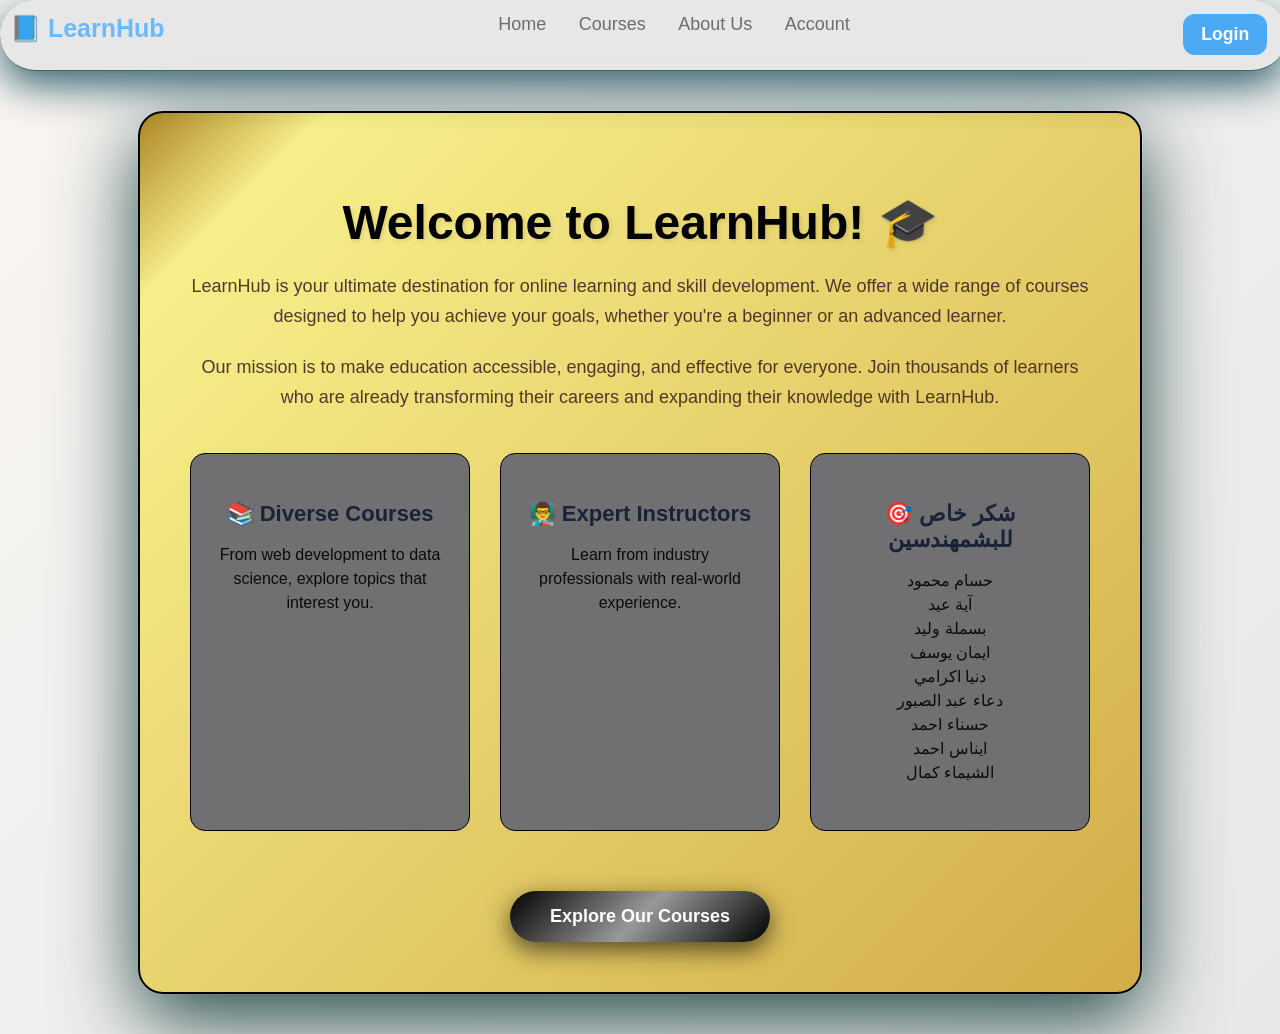
<file: about.html>
<!DOCTYPE html>
<html>
<head>
    <meta charset="UTF-8">
    <meta name="viewport" content="width=device-width, initial-scale=1.0">
    <title>About Us</title>
    <link rel="stylesheet" href="about.css">
</head>
<body>
<nav class="navbar">
        <div class="logo" style="grid-area: loggo;">
         📘 LearnHub
        </div>

         <ul class="nav-links" style="grid-area: links;">
             <a href="index.html">Home</a>
             <a href="courses.html">Courses</a>
             <a href="about.html">About Us</a>
             <a href="account.html" class="acc">Account</a>
        </ul>

  <div class="navbar-actions" style="grid-area: btn;">
    <a id="loginLink" href="logs/login.html"><button class="login-btn">Login</button></a>
    <button id="logoutBtn" class="logout-btn">Logout</button>
  </div>
</nav>

<div class="about-card">
    <div class="card-content">
        <h1>Welcome to LearnHub! 🎓</h1>
        <p>LearnHub is your ultimate destination for online learning and skill development. We offer a wide range of courses designed to help you achieve your goals, whether you're a beginner or an advanced learner.</p>
        <p>Our mission is to make education accessible, engaging, and effective for everyone. Join thousands of learners who are already transforming their careers and expanding their knowledge with LearnHub.</p>
        <div class="card-features">
            <div class="feature">
                <h3>📚 Diverse Courses</h3>
                <p>From web development to data science, explore topics that interest you.</p>
            </div>
            <div class="feature">
                <h3>👨‍🏫 Expert Instructors</h3>
                <p>Learn from industry professionals with real-world experience.</p>
            </div>
            <div class="feature">
                <h3>🎯 شكر خاص للبشمهندسين</h3>
                <p>حسام محمود <br>آية عيد <br> بسملة وليد <br> ايمان يوسف <br> دنيا اكرامي<br>دعاء عبد الصبور<br>حسناء احمد<br>ايناس احمد<br>الشيماء كمال  </p>
            </div>
        </div>
        <a href="courses.html" class="explore-btn">Explore Our Courses</a>
    </div>
</div>

<script src="account.js"></script>
</body>
</html>
</file>
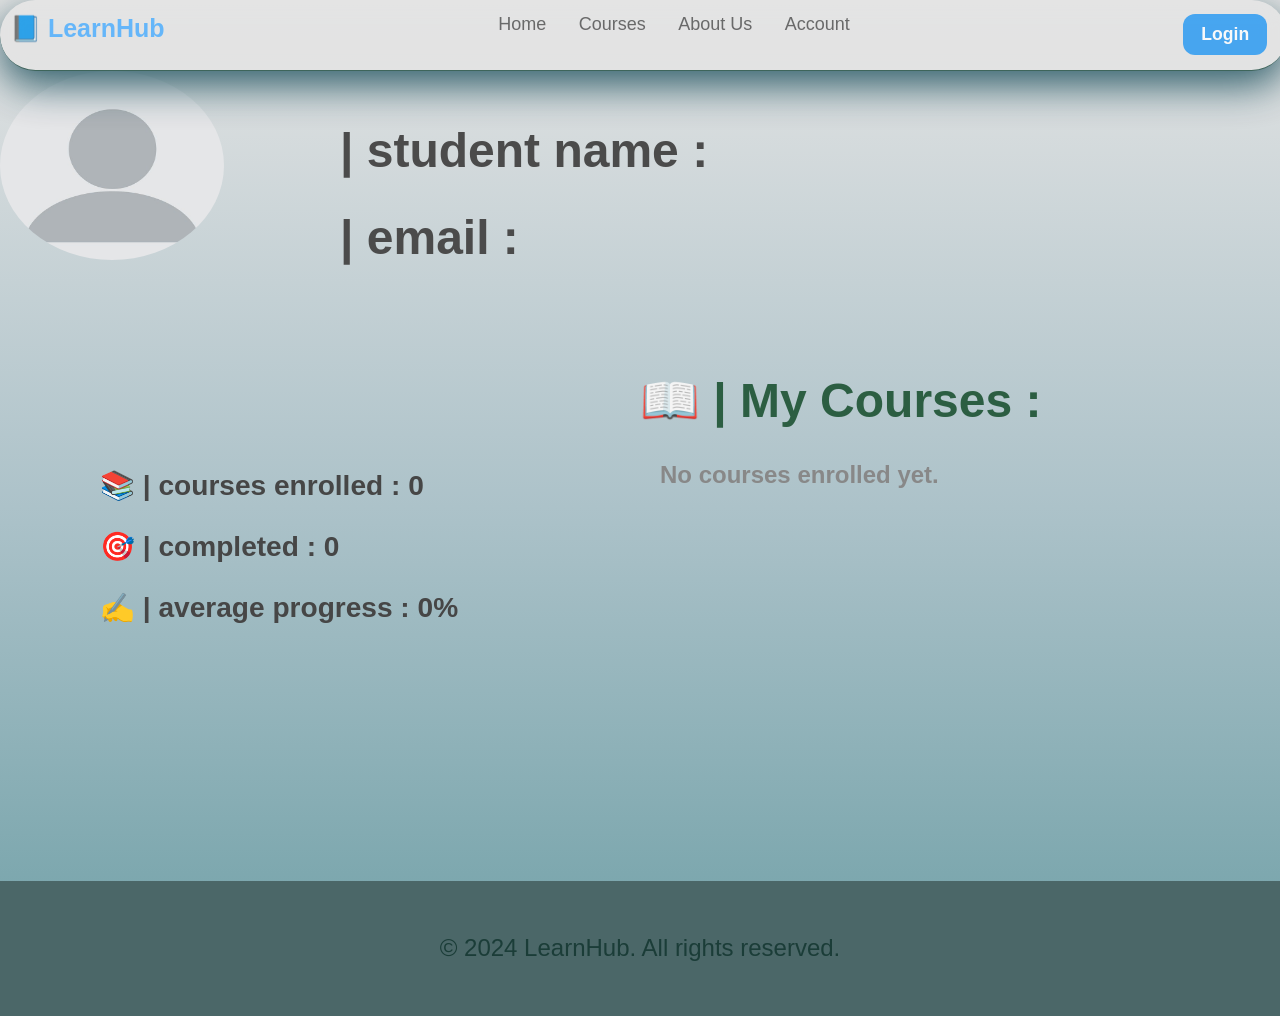
<file: account.html>
<html>
<head>
    <title>profile page 🔒</title>
    <link rel="stylesheet" href="account.css">
</head>
<body>
    <nav class="navbar">
        <div class="logo" style="grid-area: loggo;">
         📘 LearnHub
        </div>

         <ul class="nav-links" style="grid-area: links;">
             <a href="index.html">Home</a>
             <a href="courses.html">Courses</a>
             <a href="about.html">About Us</a>
             <a href="account.html" class="acc">Account</a>
        </ul>

  <div class="navbar-actions" style="grid-area: btn;">
    <a id="loginLink" href="logs/login.html"><button class="login-btn">Login</button></a>
    <button id="logoutBtn" class="logout-btn">Logout</button>
  </div>
</nav>
<div class="bodyy"> 
    <div style="grid-area: img;">
        <img id="pic" src="propic.png" alt="profile picture"   >
    </div>
    <div id="essentialinfo" style="grid-area: essentialinfo;">
        <h1>
            | student name : <span id="studentName"></span>
        </h1>
        <h1>
             | email : <span id="studentEmail" ></span>
        </h1>
    </div>
    <div id="informations" style="grid-area: informations;">
        <h3>
            📚 | courses enrolled : <span id="coursesEnrolled">0</span>
        </h3>
        <h3>
            🎯 | completed : <span id="completedCourses">0</span>
        </h3>
        <h3>
            ✍ | average progress : <span id="averageProgress">0%</span>
        </h3>
    </div>
    <div id="mycourses" style="grid-area: mycourses;">
        <h1>
           📖 | My Courses :
        </h1>
    </div>
    <div id="footer" style="grid-area: footer;">
        <p>
            © 2024 LearnHub. All rights reserved.
        </p>
    </div>



</div>
<script src="course-data.js"></script>
<script src="account.js"></script>
</body>

</html>
</file>
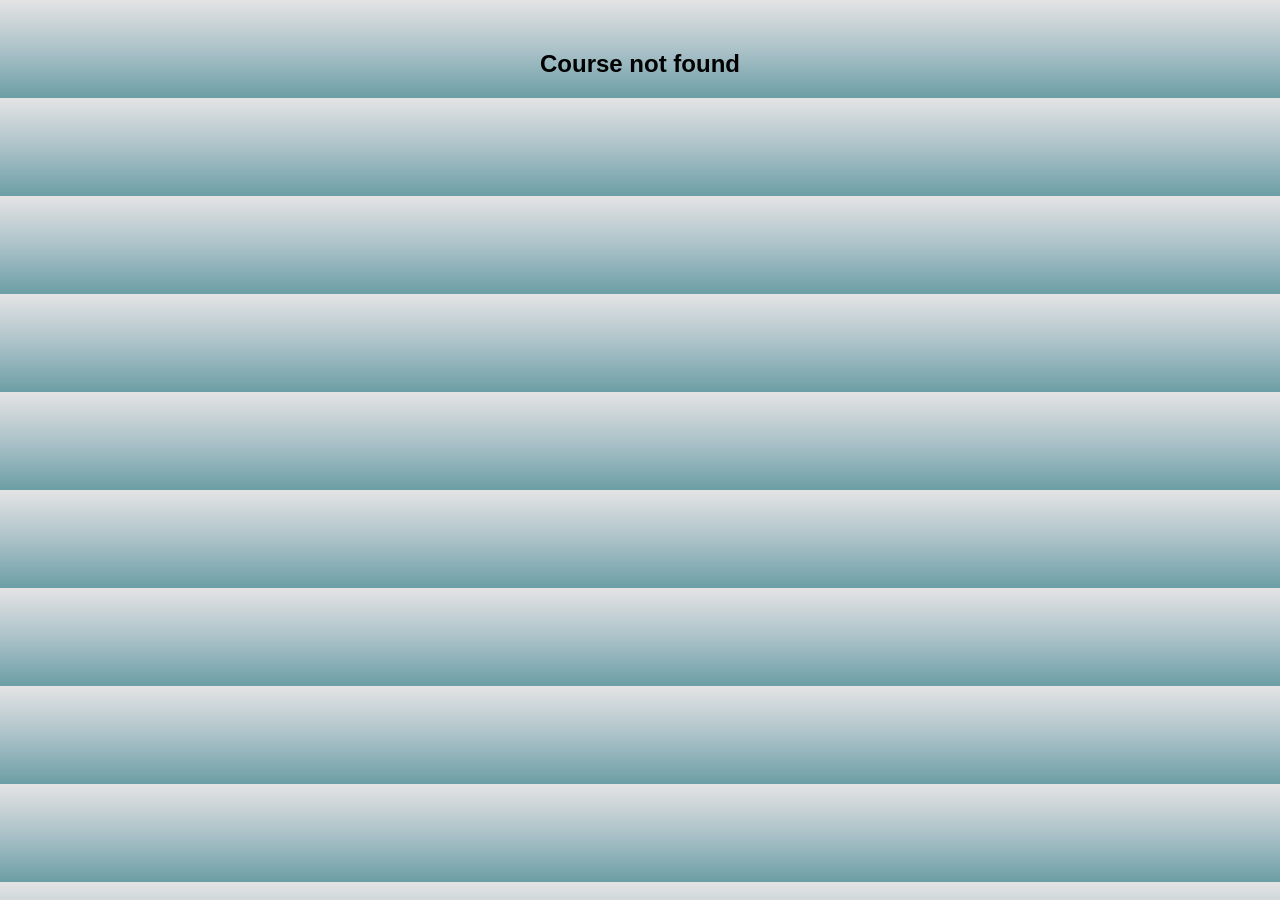
<file: course-detail.html>
<!DOCTYPE html>
<html>
<head>
    <meta charset="UTF-8">
    <meta name="viewport" content="width=device-width, initial-scale=1.0">
    <title>Course Details📚</title>
    <link rel="stylesheet" href="course-detail.css">

</head>
<body>
    <nav class="navbar">
        <div class="logo" style="grid-area: loggo;">
         📘 LearnHub
        </div>

         <ul class="nav-links" style="grid-area: links;">
             <a href="index.html">Home</a>
             <a href="courses.html">Courses</a>
             <a href="about.html">About Us</a>
             <a href="account.html" class="acc">Account</a>
        </ul>

  <div class="navbar-actions" style="grid-area: btn;">
    <a id="loginLink" href="logs/login.html"><button class="login-btn">Login</button></a>
    <button id="logoutBtn" class="logout-btn">Logout</button>
  </div>
</nav>

<div class="course-container">
    <div class="course-header">
        <img id="courseImage" src="" alt="Course Image" class="course-image">
        <div class="course-info">
            <h1 id="courseTitle"></h1>
            <div class="course-meta">
                <span class="duration"><strong>Duration:</strong> <span id="courseDuration"></span></span>
            </div>
        </div>
    </div>

    <div class="course-description">
        <h2>📝 Course Description</h2>
        <p id="courseDescription"></p>
    </div>

    <div class="course-videos">
        <h2>🎬 Course Videos</h2>
        <ul id="videosList" class="videos-list">
        </ul>
    </div>

    <div class="course-actions">
        <a href="courses.html" class="back-btn">← Back to Courses</a>
        <a href="account.html" class="account-btn">Go to My Account</a>
    </div>
</div>

<div id="footer" style="grid-area: footer;">
    <p>
        © 2024 LearnHub. All rights reserved.
    </p>
</div>

<script src="course-data.js"></script>
<script src="account.js"></script>
<script src="course-detail.js"></script>
</body>
</html>
</file>
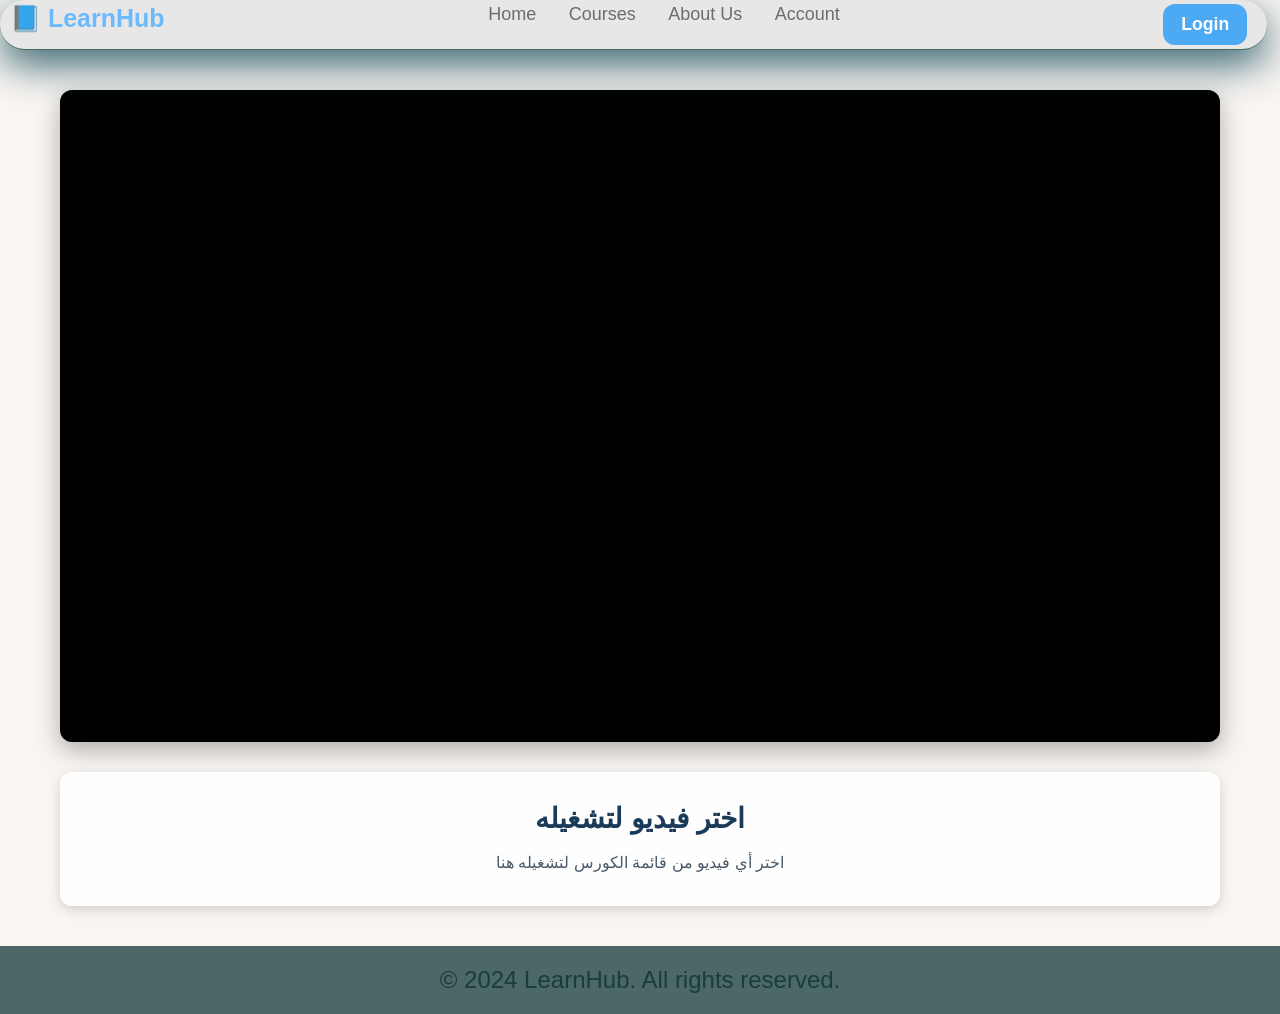
<file: video-player.html>
<!DOCTYPE html>
<html>
<head>
    <meta charset="UTF-8">
    <meta name="viewport" content="width=device-width, initial-scale=1.0">
    <title>Video Player 🎥</title>
    <link rel="stylesheet" href="video-player.css">
</head>
<body>
    <nav class="navbar">
        <div class="logo" style="grid-area: loggo;">
         📘 LearnHub
        </div>

         <ul class="nav-links" style="grid-area: links;">
             <a href="index.html">Home</a>
             <a href="courses.html">Courses</a>
             <a href="about.html">About Us</a>
             <a href="account.html" class="acc">Account</a>
        </ul>

  <div class="navbar-actions" style="grid-area: btn;">
    <a id="loginLink" href="logs/login.html"><button class="login-btn">Login</button></a>
    <button id="logoutBtn" class="logout-btn">Logout</button>
  </div>
</nav>

    <div class="video-container">
        <div class="video-player">
            <iframe 
                id="videoFrame"
                width="100%" 
                height="100%" 
                src="" 
                title="YouTube video player" 
                frameborder="0" 
                allow="accelerometer; autoplay; clipboard-write; encrypted-media; gyroscope; picture-in-picture; web-share" 
                referrerpolicy="strict-origin-when-cross-origin" 
                allowfullscreen>
            </iframe>
        </div>
        
        <div class="video-info">
            <h2 id="videoTitle">اختر فيديو لتشغيله</h2>
            <p id="videoDescription">اختر أي فيديو من قائمة الكورس لتشغيله هنا</p>
        </div>
    </div>

    <div id="footer">
        <p>© 2024 LearnHub. All rights reserved.</p>
    </div>

    <script src="account.js"></script>
    <script src="video-player.js"></script>
</body>
</html>
</file>
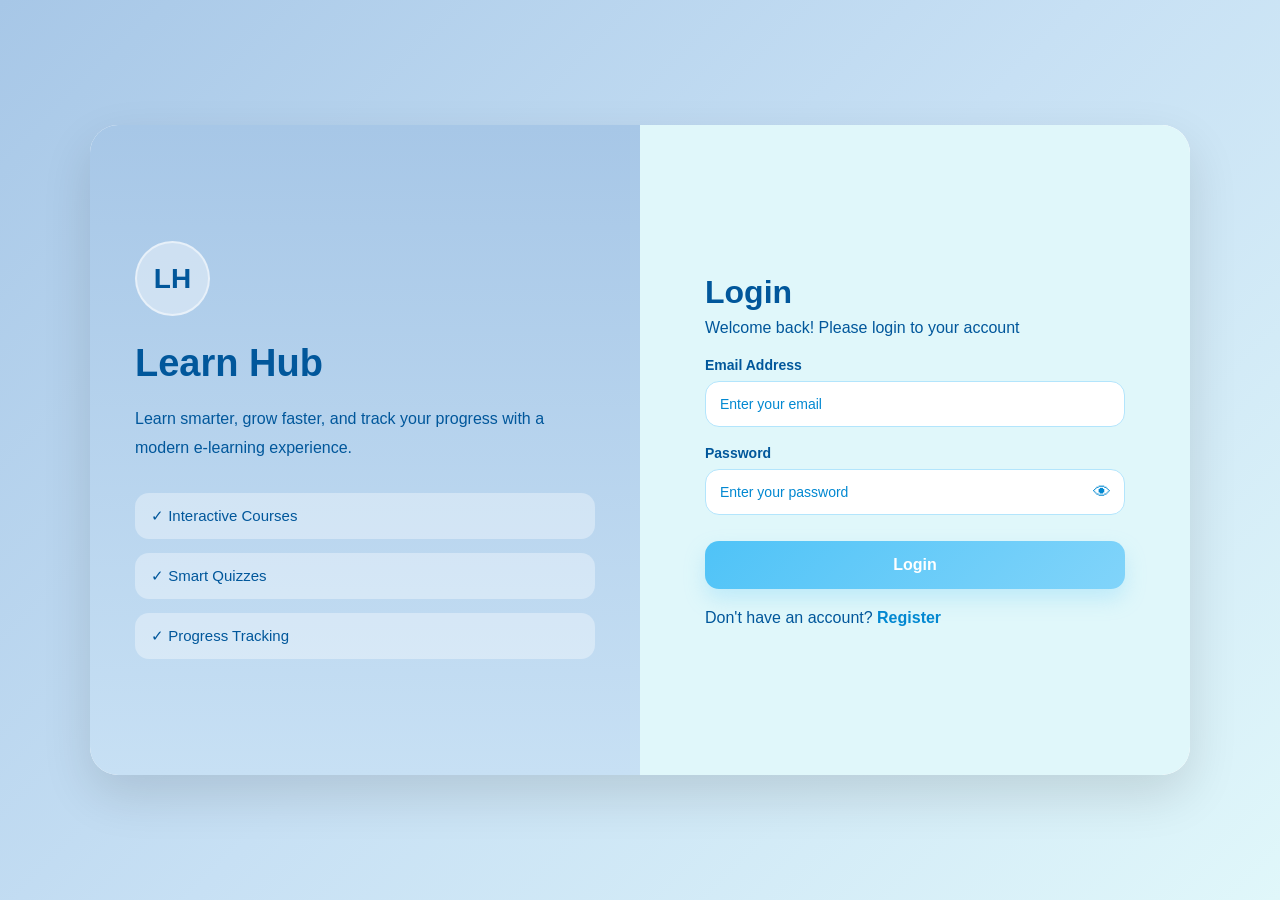
<file: logs/login.html>
<!DOCTYPE html>
<html lang="en">
<head>
  <meta charset="UTF-8" />
  <meta name="viewport" content="width=device-width, initial-scale=1.0" />
  <title>Login - Learn Hub</title>
  <link rel="stylesheet" href="log.css" />
</head>
<body>

  <div class="auth-wrapper">
    <div class="auth-card">

      <div class="brand-side">
        <div class="logo-circle">LH</div>
        <h1>Learn Hub</h1>
        <p>
          Learn smarter, grow faster, and track your progress with a modern
          e-learning experience.
        </p>

        <div class="brand-features">
          <div class="feature-item">✓ Interactive Courses</div>
          <div class="feature-item">✓ Smart Quizzes</div>
          <div class="feature-item">✓ Progress Tracking</div>
        </div>
      </div>

      <div class="form-side">
        <form id="loginForm" class="auth-form">
          <h2>Login</h2>
          <p class="form-subtitle">Welcome back! Please login to your account</p>

          <div class="input-group">
            <label for="loginEmail">Email Address</label>
            <input
              type="email"
              id="loginEmail"
              placeholder="Enter your email"
              required
            />
          </div>

          <div class="input-group password-group">
            <label for="loginPassword">Password</label>
            <div class="password-box">
              <input
                type="password"
                id="loginPassword"
                placeholder="Enter your password"
                required
              />
              <span class="toggle-password" id="toggleLoginPassword">👁</span>
            </div>
          </div>

          <button type="submit" class="btn-primary">Login</button>

          <p id="loginMessage" class="message"></p>

          <div class="auth-footer">
            <p>Don't have an account? <a href="register.html">Register</a></p>
          </div>
        </form>
      </div>

    </div>
  </div>

  <script src="auth.js"></script>
</body>
</html>
</file>
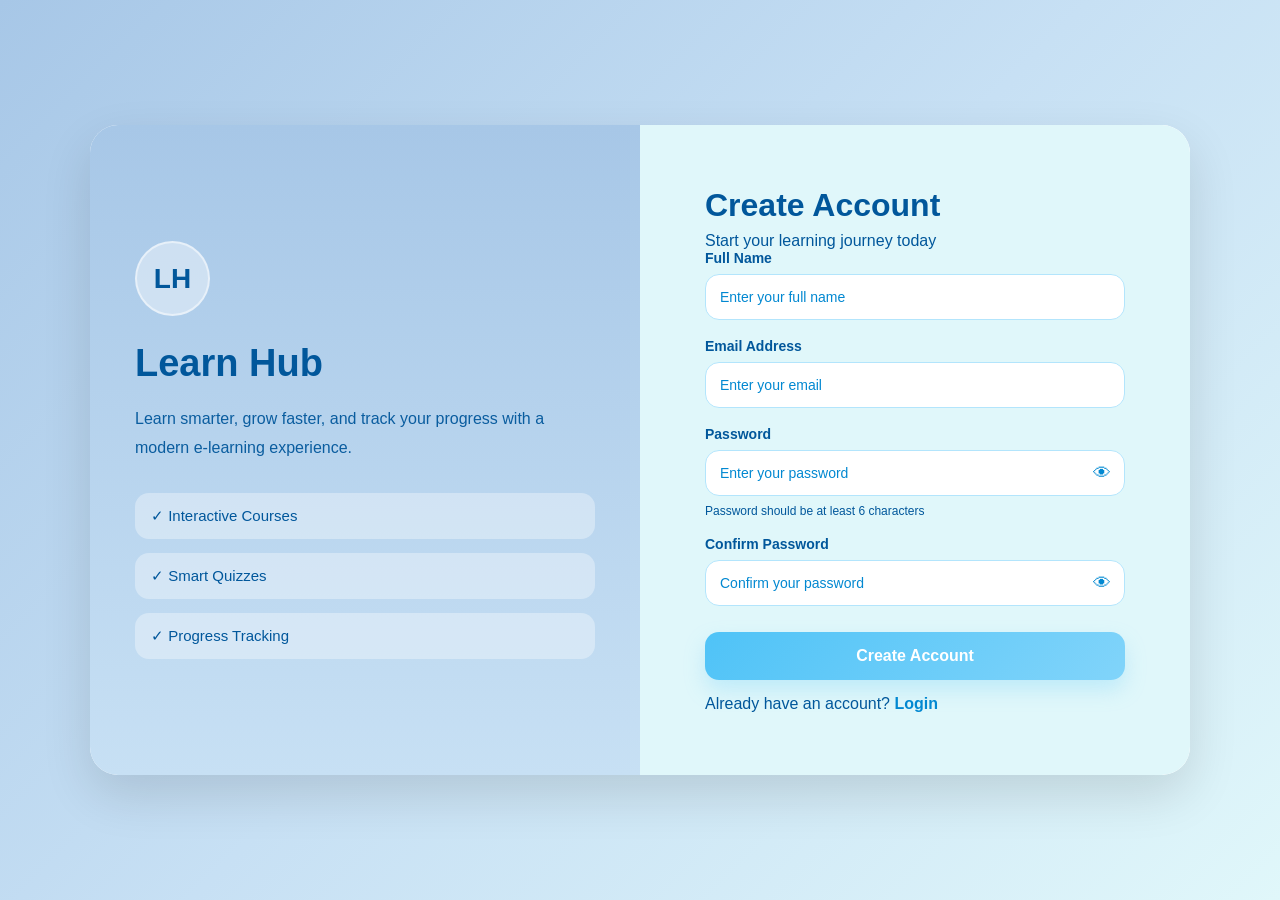
<file: logs/register.html>
<!DOCTYPE html>
<html lang="en">
<head>
  <meta charset="UTF-8" />
  <meta name="viewport" content="width=device-width, initial-scale=1.0" />
  <title>Register - Learn Hub</title>
  <link rel="stylesheet" href="rgs.css" />
</head>
<body>

  <div class="auth-wrapper">
    <div class="auth-card">

      <div class="brand-side">
        <div class="logo-circle">LH</div>
        <h1>Learn Hub</h1>
        <p>
          Learn smarter, grow faster, and track your progress with a modern
          e-learning experience.
        </p>

        <div class="brand-features">
          <div class="feature-item">✓ Interactive Courses</div>
          <div class="feature-item">✓ Smart Quizzes</div>
          <div class="feature-item">✓ Progress Tracking</div>
        </div>
      </div>

      <div class="form-side">
        <form id="registerForm" class="auth-form">
          <h2>Create Account</h2>
          <p class="form-subtitle">Start your learning journey today</p>

          <div class="input-group">
            <label for="fullName">Full Name</label>
            <input
              type="text"
              id="fullName"
              placeholder="Enter your full name"
              required
            />
          </div>

          <div class="input-group">
            <label for="registerEmail">Email Address</label>
            <input
              type="email"
              id="registerEmail"
              placeholder="Enter your email"
              required
            />
          </div>

          <div class="input-group password-group">
            <label for="registerPassword">Password</label>
            <div class="password-box">
              <input
                type="password"
                id="registerPassword"
                placeholder="Enter your password"
                required
              />
              <span class="toggle-password" id="togglePassword1">👁</span>
            </div>
            <small class="password-hint">
              Password should be at least 6 characters
            </small>
          </div>

          <div class="input-group password-group">
            <label for="confirmPassword">Confirm Password</label>
            <div class="password-box">
              <input
                type="password"
                id="confirmPassword"
                placeholder="Confirm your password"
                required
              />
              <span class="toggle-password" id="togglePassword2">👁</span>
            </div>
          </div>

          <button type="submit" class="btn-primary">Create Account</button>

          <p id="registerMessage" class="message"></p>

          <div class="auth-footer">
            <p>Already have an account? <a href="login.html">Login</a></p>
          </div>
        </form>
      </div>

    </div>
  </div>

  <script src="auth.js"></script>
</body>
</html>
</file>
<file: about.css>
html {
  overflow-x: hidden;
}

body {
  overflow-x: visible; 
  margin: 0;
  scroll-behavior: smooth; 
}
body {
  margin: 0;
  font-family: Arial, sans-serif;
  background-color: #F8F5F2;
  animation: fadeIn 0.8s ease-in;
}

@keyframes fadeIn {
  from {
    opacity: 0;
  }
  to {
    opacity: 1;
  }
}

@keyframes slideDown {
  from {
    opacity: 0;
    transform: translateY(-30px);
  }
  to {
    opacity: 1;
    transform: translateY(0);
  }
}

@keyframes slideUp {
  from {
    opacity: 0;
    transform: translateY(30px);
  }
  to {
    opacity: 1;
    transform: translateY(0);
  }
}


.login-btn,
.logout-btn {
  font-size: 110%;
  color: white;
  border: none;
  padding: 10px 18px;
  border-radius: 12px;
  cursor: pointer;
  font-weight: bold;
  transition: 0.5s;
}

.login-btn {
  background-color: #2196f3;
  margin-right: 10px;
}

.login-btn:hover {
  background-color: #0060c0;
}

.logout-btn {
  background-color: #4c7c78;
}

.logout-btn:hover {
  background-color: #6d6d6d;
}

.navbar-actions {
  display: flex;
  gap: 10px;
  justify-content: flex-end;
  align-items: center;
  gap: 15px;
}

 .navbar{ 
  opacity: 0.8;
  border-radius: 50px;
  padding: 10px;
  position: sticky;
  top: 0;
  height: 5.5vh;
  width: 99%;
  display:grid;
  grid-template-columns: auto auto auto;
  grid-template-rows: auto;
  align-content: center;
  justify-content: space-between;
  grid-template-areas: " loggo links btn"; 
  background-color: #e4e4e4;
  backdrop-filter: blur(12px);
  box-shadow: 0 14px 40px rgb(2, 60, 75);
  border-bottom: 1px solid rgba(1, 53, 40, 0.897);
  animation: slideDown 0.6s ease-out;
  z-index: 1000;
 }
 
.nav-links  {
  list-style: none;
  gap: 25px;
  margin: 0;
  padding: 0;
}
.nav-links  a {
  text-decoration: none;
  color: #4b4b4b;
  font-size: 18px;
  padding: 8px 14px;
  border-radius: 8px;
  transition: 0.5s;
}
.nav-links  a.active {
  background-color: #4ddbff;
  color: #ffffff;
}


.nav-links  a:hover {
  background-color: #47acff;
  color: #ffffff;
}
.logo {
  margin: 0;
  padding: 0%;
  font-weight: bold;
  font-size: 25px;
  color: #47acff;
}


.about-card {
  display: flex;
  justify-content: center;
  align-items: center;
  min-height: 80vh;
  padding: 40px 20px;
  background: linear-gradient(135deg, #F8F5F2 0%, #E8E8E8 100%);
}

.card-content {
  background: linear-gradient(135deg, #AE8625 0%, #F7EF8A 10%, #D2AC47 100%);
  padding: 50px;
  border-radius: 25px;
  box-shadow: 0 25px 80px rgba(0, 48, 44, 0.863), 0 0 0 1px rgba(255, 255, 255, 0.8);
  max-width: 900px;
  width: 100%;
  text-align: center;
  transition: all 0.8s ease;
  border: 2px solid rgb(0, 0, 0);
  backdrop-filter: blur(20px);
}

.card-content:hover {
  transform: translateY(-10px) scale(1.10);
  box-shadow: 0 35px 100px rgba(2, 68, 63, 0.2), 0 0 0 1px rgba(71, 172, 255, 0.2);
}

.card-content h1 {
  font-size: 48px;
  font-weight: bold;
  color: #000000;
  margin-bottom: 20px;
  text-shadow: 2px 2px 4px rgba(0, 0, 0, 0.1);
  
  
}

.card-content p {
  font-size: 18px;
  line-height: 1.7;
  color: #3E2723;
  margin-bottom: 20px;
  opacity: 0.9;
}

.card-features {
  display: grid;
  grid-template-columns: repeat(auto-fit, minmax(250px, 1fr));
  gap: 30px;
  margin: 40px 0;
}

.feature {
  background: #707072;
  padding: 25px;
  border-radius: 15px;
  transition: all 0.3s ease;
  border: 1px solid rgb(0, 0, 0);
}

.feature:hover {
  transform: translateY(-5px);
  background: #cdced2;
  box-shadow: 0 10px 30px rgba(139, 139, 139, 0.2);
}

.feature h3 {
  font-size: 22px;
  color: #1A2238;
  margin-bottom: 10px;
}

.feature p {
  font-size: 16px;
  color: #000000;
  line-height: 1.5;
}

.explore-btn {
  display: inline-block;
  padding: 15px 40px;
  background: linear-gradient(135deg, #000000 0%, #999999 50%, #000000 100%);
  color:rgb(255, 255, 255);
  text-decoration: none;
  border-radius: 30px;
  font-weight: bold;
  font-size: 18px;
  transition: all 0.7s ease;
  box-shadow: 0 8px 25px rgba(0, 0, 0, 0.63);
  border: none;
  cursor: pointer;
  margin-top: 20px;
}

.explore-btn:hover {
  transform: scale(1.05);
  box-shadow: 0 12px 35px rgb(0, 0, 0);
  background: linear-gradient(135deg, #999999 0%, #000000 50%, #999999 100%);
}
</file>
<file: account.css>
body {
  margin: 0;
  font-family: Arial, sans-serif;
  background : linear-gradient(to bottom, #e4e4e4,rgb(172, 194, 201), #6c9ea5);
  animation: fadeIn 0.8s ease-in;
}

@keyframes fadeIn {
  from {
    opacity: 0;
  }
  to {
    opacity: 1;
  }
}

@keyframes slideDown {
  from {
    opacity: 0;
    transform: translateY(-30px);
  }
  to {
    opacity: 1;
    transform: translateY(0);
  }
}

@keyframes slideUp {
  from {
    opacity: 0;
    transform: translateY(30px);
  }
  to {
    opacity: 1;
    transform: translateY(0);
  }
}


.login-btn,
.logout-btn {
  font-size: 110%;
  color: white;
  border: none;
  padding: 10px 18px;
  border-radius: 12px;
  cursor: pointer;
  font-weight: bold;
  transition: 0.5s;
}

.login-btn {
  background-color: #2196f3;
  margin-right: 10px;
}

.login-btn:hover {
  background-color: #0060c0;
}

.logout-btn {
  background-color: #4c7c78;
}

.logout-btn:hover {
  background-color: #6d6d6d;
}

.navbar-actions {
  display: flex;
  gap: 10px;
  justify-content: flex-end;
  align-items: center;
  gap: 15px;
}

 .navbar{ 
  opacity: 0.8;
  border-radius: 50px;
  padding: 10px;
  position: sticky;
  top: 0;
  height: 5.5vh;
  width: 99%;
  display:grid;
  grid-template-columns: auto auto auto;
  grid-template-rows: auto;
  align-content: center;
  justify-content: space-between;
  grid-template-areas: " loggo links btn"; 
  background-color: #e4e4e4;
  backdrop-filter: blur(12px);
  box-shadow: 0 14px 40px rgb(2, 60, 75);
  border-bottom: 1px solid rgba(1, 53, 40, 0.897);
  animation: slideDown 0.6s ease-out;
  z-index: 1000;
 }
 
.nav-links  {
  list-style: none;
  gap: 25px;
  margin: 0;
  padding: 0;
}
.nav-links  a {
  text-decoration: none;
  color: #4b4b4b;
  font-size: 18px;
  padding: 8px 14px;
  border-radius: 8px;
  transition: 0.5s;
}
.nav-links  a.active {
  background-color: #4ddbff;
  color: #ffffff;
}


.nav-links  a:hover {
  background-color: #47acff;
  color: #ffffff;
}
.logo {
  margin: 0;
  padding: 0%;
  font-weight: bold;
  font-size: 25px;
  color: #47acff;
}
.bodyy{
  display:grid;
  grid-template-columns: 25% 25% 25% 25%;
  grid-template-rows: 30vh 60vh 15vh;
  grid-template-areas: "img essentialinfo essentialinfo essentialinfo"
                     "informations informations mycourses mycourses"
                     "footer footer footer footer"
  ;
  animation: slideUp 0.8s ease-out 0.2s both;
}
#pic{
  width: 70%;
  height: 70%;
  object-fit: fill;
  border-radius: 100%;
  animation: slideUp 0.7s ease-out 0.3s both;
}

#essentialinfo{
  align-items: center;
  justify-content: center;
  padding: 20px;
  font-size: 150%;
  color: #4b4b4b;
  animation: slideUp 0.7s ease-out 0.4s both;
}

#informations{
  color: #464646;
  padding: 100px;
  font-size: 150%;
  font-weight: bold;
  animation: slideUp 0.7s ease-out 0.5s both;
}

#mycourses{
  color: #2c5e42;
  font-size: 150%;
  font-weight: bold;
  margin:0;
  padding:0;
  animation: slideUp 0.7s ease-out 0.6s both;
}
#footer{
  display: flex;
  align-items: center;
  justify-content: center;
  color: #1b3d38;
  font-size: 150%;
  background-color: rgb(75, 103, 104);
}
html {
  overflow-x: hidden;
}

body {
  overflow-x: visible; 
  margin: 0;
  scroll-behavior: smooth; 
}
#studentName,#studentEmail{
  color: #24383a;
  font-weight: bold;
  font-size: 70%;
  padding: 50px;

}
</file>
<file: course-detail.css>
html {
  overflow-x: hidden;
}

body {
  overflow-x: visible;
  margin: 0;
  scroll-behavior: smooth;
  font-family: Arial, sans-serif;
  background: linear-gradient(to bottom, #e4e4e4, rgb(172, 194, 201), #6c9ea5);
  animation: fadeIn 0.8s ease-in;
}

@keyframes fadeIn {
  from {
    opacity: 0;
  }
  to {
    opacity: 1;
  }
}

@keyframes slideDown {
  from {
    opacity: 0;
    transform: translateY(-30px);
  }
  to {
    opacity: 1;
    transform: translateY(0);
  }
}

@keyframes slideUp {
  from {
    opacity: 0;
    transform: translateY(30px);
  }
  to {
    opacity: 1;
    transform: translateY(0);
  }
}

.login-btn,
.logout-btn {
  font-size: 110%;
  color: white;
  border: none;
  padding: 10px 18px;
  border-radius: 12px;
  cursor: pointer;
  font-weight: bold;
  transition: 0.5s;
}

.login-btn {
  background-color: #2196f3;
  margin-right: 10px;
}

.login-btn:hover {
  background-color: #0060c0;
}

.logout-btn {
  background-color: #4c7c78;
}

.logout-btn:hover {
  background-color: #6d6d6d;
}

.navbar-actions {
  display: flex;
  gap: 10px;
  justify-content: flex-end;
  align-items: center;
  gap: 15px;
}

.navbar {
  opacity: 0.8;
  border-radius: 50px;
  padding: 10px;
  position: sticky;
  top: 0;
  height: 5.5vh;
  width: 99%;
  display: grid;
  grid-template-columns: auto auto auto;
  grid-template-rows: auto;
  align-content: center;
  justify-content: space-between;
  grid-template-areas: "loggo links btn";
  background-color: #e4e4e4;
  backdrop-filter: blur(12px);
  box-shadow: 0 14px 40px rgb(2, 60, 75);
  border-bottom: 1px solid rgba(1, 53, 40, 0.897);
  animation: slideDown 0.6s ease-out;
  z-index: 1000;
}

.nav-links {
  list-style: none;
  gap: 25px;
  margin: 0;
  padding: 0;
  display: flex;
}

.nav-links a {
  text-decoration: none;
  color: #4b4b4b;
  font-size: 18px;
  padding: 8px 14px;
  border-radius: 8px;
  transition: 0.5s;
}

.nav-links a.active {
  background-color: #4ddbff;
  color: #ffffff;
}

.nav-links a:hover {
  background-color: #47acff;
  color: #ffffff;
}

.logo {
  margin: 0;
  padding: 0;
  font-weight: bold;
  font-size: 25px;
  color: #47acff;
}

.course-container {
  max-width: 1000px;
  margin: 40px auto;
  padding: 0 20px;
  animation: slideUp 0.8s ease-out;
}

.course-header {
  display: grid;
  grid-template-columns: 1fr 1fr;
  gap: 30px;
  background-color: white;
  border-radius: 15px;
  padding: 30px;
  box-shadow: 0 4px 15px rgba(3, 43, 53, 0.2);
  margin-bottom: 30px;
  align-items: center;
}

.course-image {
  width: 100%;
  height: 350px;
  object-fit: cover;
  border-radius: 10px;
  box-shadow: 0 4px 10px rgba(0, 0, 0, 0.1);
}

.course-info {
  padding: 20px;
}

.course-info h1 {
  margin: 0 0 20px 0;
  color: #1A3A5A;
  font-size: 32px;
}

.course-meta {
  display: flex;
  gap: 20px;
  font-size: 18px;
  color: #4A5A6A;
}

.duration {
  background-color: #4DB6E2;
  color: white;
  padding: 10px 15px;
  border-radius: 8px;
  display: inline-block;
}

.course-description {
  background-color: white;
  border-radius: 15px;
  padding: 30px;
  box-shadow: 0 4px 15px rgba(3, 43, 53, 0.2);
  margin-bottom: 30px;
}

.course-description h2 {
  color: #1A3A5A;
  margin-top: 0;
  font-size: 24px;
}

.course-description p {
  color: #4A5A6A;
  line-height: 1.8;
  font-size: 16px;
}

.course-videos {
  background-color: white;
  border-radius: 15px;
  padding: 30px;
  box-shadow: 0 4px 15px rgba(3, 43, 53, 0.2);
  margin-bottom: 30px;
}

.course-videos h2 {
  color: #1A3A5A;
  margin-top: 0;
  font-size: 24px;
}

.videos-list {
  list-style: none;
  padding: 0;
  margin: 0;
}

.video-item {
  display: flex;
  align-items: center;
  padding: 15px;
  border-bottom: 1px solid #e0e0e0;
  transition: 0.3s;
  border-radius: 8px;
}

.video-item:hover {
  background-color: #f5f5f5;
  transform: translateX(5px);
}

.video-item:last-child {
  border-bottom: none;
}

.video-number {
  width: 40px;
  height: 40px;
  background-color: #4DB6E2;
  color: white;
  border-radius: 50%;
  display: flex;
  align-items: center;
  justify-content: center;
  font-weight: bold;
  font-size: 16px;
  margin-right: 20px;
  flex-shrink: 0;
}

.video-content {
  flex: 1;
}

.video-content h3 {
  margin: 0 0 5px 0;
  color: #1A3A5A;
  font-size: 16px;
}

.video-duration {
  color: #4A5A6A;
  font-size: 14px;
}

.watch-btn {
  background-color: #4DB6E2;
  color: white;
  padding: 8px 16px;
  border-radius: 6px;
  border: none;
  font-weight: bold;
  font-size: 14px;
  transition: 0.3s;
  display: inline-block;
  margin-left: 15px;
  white-space: nowrap;
  cursor: pointer;
}

.watch-btn:hover {
  background-color: #2196C9;
  transform: scale(1.05);
}

.watch-btn:disabled,
.watch-btn.disabled {
  background-color: #aac5d2;
  color: #ffffff;
  cursor: not-allowed;
  opacity: 0.65;
  transform: none;
}

.course-actions {
  display: flex;
  gap: 20px;
  justify-content: center;
  margin: 30px 0;
}

.back-btn,
.account-btn {
  padding: 12px 24px;
  border-radius: 8px;
  text-decoration: none;
  font-weight: bold;
  transition: 0.3s;
  display: inline-block;
  font-size: 16px;
}

.back-btn {
  background-color: #4c7c78;
  color: white;
}

.back-btn:hover {
  background-color: #6d6d6d;
  transform: translateY(-2px);
}

.account-btn {
  background-color: #4DB6E2;
  color: white;
}

.account-btn:hover {
  background-color: #2196C9;
  transform: translateY(-2px);
}

#footer {
  display: flex;
  align-items: center;
  justify-content: center;
  color: #1b3d38;
  font-size: 150%;
  background-color: rgb(75, 103, 104);
  margin-top: 50px;
  padding: 20px;
}

@media (max-width: 768px) {
  .course-header {
    grid-template-columns: 1fr;
  }

  .course-info h1 {
    font-size: 24px;
  }

  .course-actions {
    flex-direction: column;
  }

  .back-btn,
  .account-btn {
    width: 100%;
    text-align: center;
  }
}
</file>
<file: video-player.css>
* {
  margin: 0;
  padding: 0;
  box-sizing: border-box;
}
html {
  overflow-x: hidden;
}

body {
  overflow-x: visible; 
  margin: 0;
  scroll-behavior: smooth; 
}
body {
  margin: 0;
  font-family: Arial, sans-serif;
  background-color: #F8F5F2;
  animation: fadeIn 0.8s ease-in;
}

@keyframes fadeIn {
  from {
    opacity: 0;
  }
  to {
    opacity: 1;
  }
}

@keyframes slideDown {
  from {
    opacity: 0;
    transform: translateY(-30px);
  }
  to {
    opacity: 1;
    transform: translateY(0);
  }
}

@keyframes slideUp {
  from {
    opacity: 0;
    transform: translateY(30px);
  }
  to {
    opacity: 1;
    transform: translateY(0);
  }
}

.login-btn,
.logout-btn {
  font-size: 110%;
  color: white;
  border: none;
  padding: 10px 18px;
  border-radius: 12px;
  cursor: pointer;
  font-weight: bold;
  transition: 0.5s;
}

.login-btn {
  background-color: #2196f3;
  margin-right: 10px;
}

.login-btn:hover {
  background-color: #0060c0;
}

.logout-btn {
  background-color: #4c7c78;
}

.logout-btn:hover {
  background-color: #6d6d6d;
}

.navbar-actions {
  display: flex;
  gap: 10px;
  justify-content: flex-end;
  align-items: center;
  gap: 15px;
}

 .navbar{ 
  opacity: 0.8;
  border-radius: 50px;
  padding: 10px;
  position: sticky;
  top: 0;
  height: 5.5vh;
  width: 99%;
  display:grid;
  grid-template-columns: auto auto auto;
  grid-template-rows: auto;
  align-content: center;
  justify-content: space-between;
  grid-template-areas: " loggo links btn"; 
  background-color: #e4e4e4;
  backdrop-filter: blur(12px);
  box-shadow: 0 14px 40px rgb(2, 60, 75);
  border-bottom: 1px solid rgba(1, 53, 40, 0.897);
  animation: slideDown 0.6s ease-out;
  z-index: 1000;
 }
 
.nav-links  {
  list-style: none;
  gap: 25px;
  margin: 0;
  padding: 0;
}
.nav-links  a {
  text-decoration: none;
  color: #4b4b4b;
  font-size: 18px;
  padding: 8px 14px;
  border-radius: 8px;
  transition: 0.5s;
}
.nav-links  a.active {
  background-color: #4ddbff;
  color: #ffffff;
}


.nav-links  a:hover {
  background-color: #47acff;
  color: #ffffff;
}
.logo {
  margin: 0;
  padding: 0%;
  font-weight: bold;
  font-size: 25px;
  color: #47acff;
}/* Main Content */
.video-container {
  flex: 1;
  display: flex;
  flex-direction: column;
  align-items: center;
  justify-content: center;
  padding: 40px 20px;
  max-width: 1200px;
  margin: 0 auto;
  width: 100%;
}

.video-player {
  width: 100%;
  aspect-ratio: 16 / 9;
  background-color: #000;
  border-radius: 12px;
  overflow: hidden;
  box-shadow: 0 8px 24px rgba(0, 0, 0, 0.3);
  margin-bottom: 30px;
  animation: slideDown 0.6s ease-out;
}

.video-player iframe {
  border: none;
}

.video-info {
  background-color: rgba(255, 255, 255, 0.95);
  padding: 30px;
  border-radius: 12px;
  width: 100%;
  box-shadow: 0 4px 12px rgba(0, 0, 0, 0.15);
  text-align: center;
}

.video-info h2 {
  color: #1A3A5A;
  margin-bottom: 15px;
  font-size: 28px;
}

.video-info p {
  color: #4A5A6A;
  font-size: 16px;
  line-height: 1.6;
}

/* Footer */
#footer {
  display: flex;
  align-items: center;
  justify-content: center;
  color: #1b3d38;
  font-size: 150%;
  background-color: rgb(75, 103, 104);
  margin-top: auto;
  padding: 20px;
  text-align: center;
}

#footer p {
  margin: 0;
}

/* Responsive Design */
@media (max-width: 768px) {
  .navbar {
    grid-template-columns: 1fr;
    grid-template-areas: "loggo" "links" "btn";
    gap: 15px;
  }

  .nav-links {
    gap: 15px;
    flex-wrap: wrap;
    justify-content: center;
  }

  .navbar-actions {
    width: 100%;
    justify-content: center;
  }

  .video-player {
    aspect-ratio: 16 / 9;
    margin-bottom: 20px;
  }

  .video-info {
    padding: 20px;
  }

  .video-info h2 {
    font-size: 20px;
  }

  .video-info p {
    font-size: 14px;
  }

  .video-container {
    padding: 20px 10px;
  }
}

@media (max-width: 480px) {
  .logo {
    font-size: 18px;
  }

  .nav-links a {
    font-size: 14px;
    padding: 6px 8px;
  }

  .login-btn,
  .logout-btn {
    padding: 8px 12px;
    font-size: 90%;
  }

  #footer {
    font-size: 120%;
    padding: 15px;
  }
}
</file>
<file: logs/log.css>
* {
  margin: 0;
  padding: 0;
  box-sizing: border-box;
  font-family: "Segoe UI", Tahoma, Geneva, Verdana, sans-serif;
}

body {
  min-height: 100vh;
  background: linear-gradient(135deg, #a7c7e7, #c7e0f4, #e0f7fa);
  display: flex;
  justify-content: center;
  align-items: center;
  padding: 20px;
}

.auth-wrapper {
  width: 100%;
  display: flex;
  justify-content: center;
  align-items: center;
}

.auth-card {
  width: 100%;
  max-width: 1100px;
  min-height: 650px;
  background: #ffffff;
  border-radius: 28px;
  overflow: hidden;
  display: grid;
  grid-template-columns: 1fr 1fr;
  box-shadow: 0 20px 50px rgba(0, 0, 0, 0.12);
  opacity: 0;
  animation: fadeInUp 0.8s ease forwards;
}

.brand-side {
  background: linear-gradient(180deg, #a7c7e7, #c7e0f4);
  color: #01579b;
  padding: 60px 45px;
  display: flex;
  flex-direction: column;
  justify-content: center;
}

.logo-circle {
  width: 75px;
  height: 75px;
  background: rgba(255, 255, 255, 0.4);
  border: 2px solid rgba(255, 255, 255, 0.5);
  border-radius: 50%;
  display: flex;
  align-items: center;
  justify-content: center;
  font-size: 28px;
  font-weight: bold;
  margin-bottom: 25px;
  color: #01579b;
  animation: fadeInUp 0.8s ease forwards;
  animation-delay: 0.2s;
}

.brand-side h1 {
  font-size: 38px;
  margin-bottom: 18px;
  line-height: 1.2;
  animation: fadeInUp 0.8s ease forwards;
  animation-delay: 0.3s;
}

.brand-side p {
  font-size: 16px;
  line-height: 1.8;
  opacity: 0.95;
  margin-bottom: 30px;
  animation: fadeInUp 0.8s ease forwards;
  animation-delay: 0.4s;
}

.brand-features {
  display: flex;
  flex-direction: column;
  gap: 14px;
}

.feature-item {
  background: rgba(255, 255, 255, 0.35);
  padding: 14px 16px;
  border-radius: 14px;
  font-size: 15px;
  color: #01579b;
  opacity: 0;
  animation: fadeInUp 0.8s ease forwards;
}

.feature-item:nth-child(1) {
  animation-delay: 0.5s;
}

.feature-item:nth-child(2) {
  animation-delay: 0.6s;
}

.feature-item:nth-child(3) {
  animation-delay: 0.7s;
}

.form-side {
  padding: 55px 40px;
  display: flex;
  justify-content: center;
  align-items: center;
  background: #e0f7fa;
  border-radius: 0 28px 28px 0;
}

.auth-form {
  width: 100%;
  max-width: 420px;
}

.auth-form h2 {
  font-size: 32px;
  color: #01579b;
  margin-bottom: 8px;
  opacity: 0;
  animation: fadeInUp 0.8s ease forwards;
  animation-delay: 0.8s;
}

.form-subtitle {
  margin-bottom: 20px;
  color: #01579b;
  opacity: 0;
  animation: fadeInUp 0.8s ease forwards;
  animation-delay: 0.9s;
}

.input-group {
  margin-bottom: 18px;
  opacity: 0;
  animation: fadeInUp 0.8s ease forwards;
}

.input-group:nth-of-type(1) {
  animation-delay: 1s;
}

.input-group:nth-of-type(2) {
  animation-delay: 1.1s;
}

.input-group:nth-of-type(3) {
  animation-delay: 1.2s;
}

.input-group:nth-of-type(4) {
  animation-delay: 1.3s;
}

.input-group label {
  display: block;
  margin-bottom: 8px;
  font-weight: 600;
  font-size: 14px;
  color: #01579b;
}

.input-group input {
  width: 100%;
  padding: 14px 14px;
  border: 1px solid #b3e5fc;
  border-radius: 14px;
  font-size: 14px;
  outline: none;
  background: #ffffff;
  color: #01579b;
  transition: all 0.3s ease;
}

.input-group input::placeholder {
  color: #0288d1;
}

.input-group input:focus {
  border-color: #4fc3f7;
  background: #ffffff;
  box-shadow: 0 0 0 4px rgba(79, 195, 247, 0.15);
  transform: scale(1.02);
}

.password-box {
  position: relative;
}

.password-box input {
  padding-right: 45px;
}

.toggle-password {
  position: absolute;
  right: 14px;
  top: 50%;
  transform: translateY(-50%);
  cursor: pointer;
  font-size: 18px;
  user-select: none;
  color: #0288d1;
  transition: transform 0.2s ease, color 0.3s ease;
}

.toggle-password:hover {
  transform: translateY(-50%) scale(1.2);
  color: #0277bd;
}

.btn-primary {
  width: 100%;
  padding: 15px;
  margin-top: 8px;
  border: none;
  border-radius: 14px;
  background: linear-gradient(135deg, #4fc3f7, #81d4fa);
  color: white;
  font-size: 16px;
  font-weight: bold;
  cursor: pointer;
  transition: transform 0.2s ease, box-shadow 0.3s ease, background 0.3s ease;
  box-shadow: 0 10px 20px rgba(129, 212, 250, 0.35);
  opacity: 0;
  animation: fadeInUp 0.8s ease forwards;
  animation-delay: 1.3s;
}

.btn-primary:hover {
  transform: translateY(-3px) scale(1.03);
  box-shadow: 0 16px 28px rgba(129, 212, 250, 0.6);
}

.btn-primary:active {
  transform: translateY(1px) scale(0.98);
  box-shadow: 0 8px 18px rgba(129, 212, 250, 0.5);
}

.message {
  margin-top: 15px;
  text-align: center;
  font-size: 14px;
  font-weight: 600;
  color: #01579b;
}

.message.error {
  color: #e53935;
}

.message.success {
  color: #2e7d32;
}

.auth-footer {
  margin-top: 20px;
  opacity: 0;
  animation: fadeInUp 0.8s ease forwards;
  animation-delay: 1.4s;
}

.auth-footer p {
  color: #01579b;
}

.auth-footer a {
  color: #0288d1;
  text-decoration: none;
  font-weight: bold;
}

.auth-footer a:hover {
  text-decoration: underline;
}

@keyframes fadeInUp {
  0% {
    opacity: 0;
    transform: translateY(20px);
  }

  100% {
    opacity: 1;
    transform: translateY(0);
  }
}

@media (max-width: 900px) {
  .auth-card {
    grid-template-columns: 1fr;
    max-width: 550px;
  }

  .brand-side {
    padding: 35px 25px;
    text-align: center;
    align-items: center;
  }

  .brand-side h1 {
    font-size: 30px;
  }

  .form-side {
    padding: 35px 25px;
    border-radius: 0 0 28px 28px;
  }
}

@media (max-width: 500px) {
  .auth-form h2 {
    font-size: 26px;
  }

  .brand-side h1 {
    font-size: 26px;
  }

  .feature-item {
    font-size: 14px;
  }
}
</file>
<file: logs/rgs.css>
* {
  margin: 0;
  padding: 0;
  box-sizing: border-box;
  font-family: "Segoe UI", Tahoma, Geneva, Verdana, sans-serif;
}

body {
  min-height: 100vh;
  background: linear-gradient(135deg, #a7c7e7, #c7e0f4, #e0f7fa);
  display: flex;
  justify-content: center;
  align-items: center;
  padding: 20px;
}

.auth-wrapper {
  width: 100%;
  display: flex;
  justify-content: center;
  align-items: center;
}

.auth-card {
  width: 100%;
  max-width: 1100px;
  min-height: 650px;
  background: #ffffff;
  border-radius: 28px;
  overflow: hidden;
  display: grid;
  grid-template-columns: 1fr 1fr;
  box-shadow: 0 20px 50px rgba(0, 0, 0, 0.12);
  opacity: 0;
  animation: fadeInUp 0.8s ease forwards;
}

.brand-side {
  background: linear-gradient(180deg, #a7c7e7, #c7e0f4);
  color: #01579b;
  padding: 60px 45px;
  display: flex;
  flex-direction: column;
  justify-content: center;
  animation-delay: 0.1s;
}

.logo-circle {
  width: 75px;
  height: 75px;
  background: rgba(255, 255, 255, 0.4);
  border: 2px solid rgba(255, 255, 255, 0.5);
  border-radius: 50%;
  display: flex;
  align-items: center;
  justify-content: center;
  font-size: 28px;
  font-weight: bold;
  margin-bottom: 25px;
  color: #01579b;
  animation-delay: 0.2s;
}

.brand-side h1 {
  font-size: 38px;
  margin-bottom: 18px;
  line-height: 1.2;
  animation-delay: 0.3s;
}

.brand-side p {
  font-size: 16px;
  line-height: 1.8;
  opacity: 0.95;
  margin-bottom: 30px;
  animation-delay: 0.4s;
}

.brand-features {
  display: flex;
  flex-direction: column;
  gap: 14px;
}

.feature-item {
  background: rgba(255, 255, 255, 0.35);
  padding: 14px 16px;
  border-radius: 14px;
  font-size: 15px;
  color: #01579b;
  animation: fadeInUp 0.8s ease forwards;
}

.feature-item:nth-child(1) { animation-delay: 0.5s; }
.feature-item:nth-child(2) { animation-delay: 0.6s; }
.feature-item:nth-child(3) { animation-delay: 0.7s; }

.form-side {
  padding: 55px 40px;
  display: flex;
  justify-content: center;
  align-items: center;
  background: #e0f7fa;
  border-radius: 0 28px 28px 0;
  animation-delay: 0.8s;
}

.auth-form {
  width: 100%;
  max-width: 420px;
}

.auth-form h2 {
  font-size: 32px;
  color: #01579b;
  margin-bottom: 8px;
  animation-delay: 0.9s;
}

.form-subtitle,
.input-group label,
.password-hint,
.auth-footer p {
  color: #01579b;
}

.input-group {
  margin-bottom: 18px;
  animation: fadeInUp 0.8s ease forwards;
}

.input-group:nth-child(1) { animation-delay: 1s; }
.input-group:nth-child(2) { animation-delay: 1.1s; }
.input-group:nth-child(3) { animation-delay: 1.2s; }
.input-group:nth-child(4) { animation-delay: 1.3s; }

.input-group label {
  display: block;
  margin-bottom: 8px;
  font-weight: 600;
  font-size: 14px;
}

.input-group input {
  width: 100%;
  padding: 14px 14px;
  border: 1px solid #b3e5fc;
  border-radius: 14px;
  font-size: 14px;
  outline: none;
  background: #ffffff;
  color: #01579b;
  transition: all 0.3s ease;
}

.input-group input::placeholder {
  color: #0288d1;
}

.input-group input:focus {
  border-color: #4fc3f7;
  background: #ffffff;
  box-shadow: 0 0 0 4px rgba(79, 195, 247, 0.15);
  transform: scale(1.02);
}

.password-box {
  position: relative;
}

.password-box input {
  padding-right: 45px;
}

.toggle-password {
  position: absolute;
  right: 14px;
  top: 50%;
  transform: translateY(-50%);
  cursor: pointer;
  font-size: 18px;
  user-select: none;
  color: #0288d1;
  transition: transform 0.2s ease, color 0.3s ease;
}

.toggle-password:hover {
  transform: scale(1.2);
  color: #0277bd;
}

.password-hint {
  display: block;
  margin-top: 8px;
  font-size: 12px;
}

.btn-primary {
  width: 100%;
  padding: 15px;
  margin-top: 8px;
  border: none;
  border-radius: 14px;
  background: linear-gradient(135deg, #4fc3f7, #81d4fa);
  color: white;
  font-size: 16px;
  font-weight: bold;
  cursor: pointer;
  transition: transform 0.2s ease, box-shadow 0.3s ease, background 0.3s ease;
  box-shadow: 0 10px 20px rgba(129, 212, 250, 0.35);
}

.btn-primary:hover {
  transform: translateY(-3px) scale(1.03);
  box-shadow: 0 16px 28px rgba(129, 212, 250, 0.6);
}

.btn-primary:active {
  transform: translateY(1px) scale(0.98);
  box-shadow: 0 8px 18px rgba(129, 212, 250, 0.5);
}

.message {
  margin-top: 15px;
  text-align: center;
  font-size: 14px;
  font-weight: 600;
  color: #01579b;
  animation: fadeInUp 0.8s ease forwards;
}

.auth-footer a {
  color: #0288d1;
  text-decoration: none;
  font-weight: bold;
}

.auth-footer a:hover {
  text-decoration: underline;
}

/* Fade-in animation */
@keyframes fadeInUp {
  0% { opacity: 0; transform: translateY(20px); }
  100% { opacity: 1; transform: translateY(0); }
}

@media (max-width: 900px) {
  .auth-card { grid-template-columns: 1fr; max-width: 550px; }
  .brand-side { padding: 35px 25px; text-align: center; align-items: center; }
  .brand-side h1 { font-size: 30px; }
  .form-side { padding: 35px 25px; }
}

@media (max-width: 500px) {
  .auth-form h2 { font-size: 26px; }
  .brand-side h1 { font-size: 26px; }
  .feature-item { font-size: 14px; }
}
</file>
